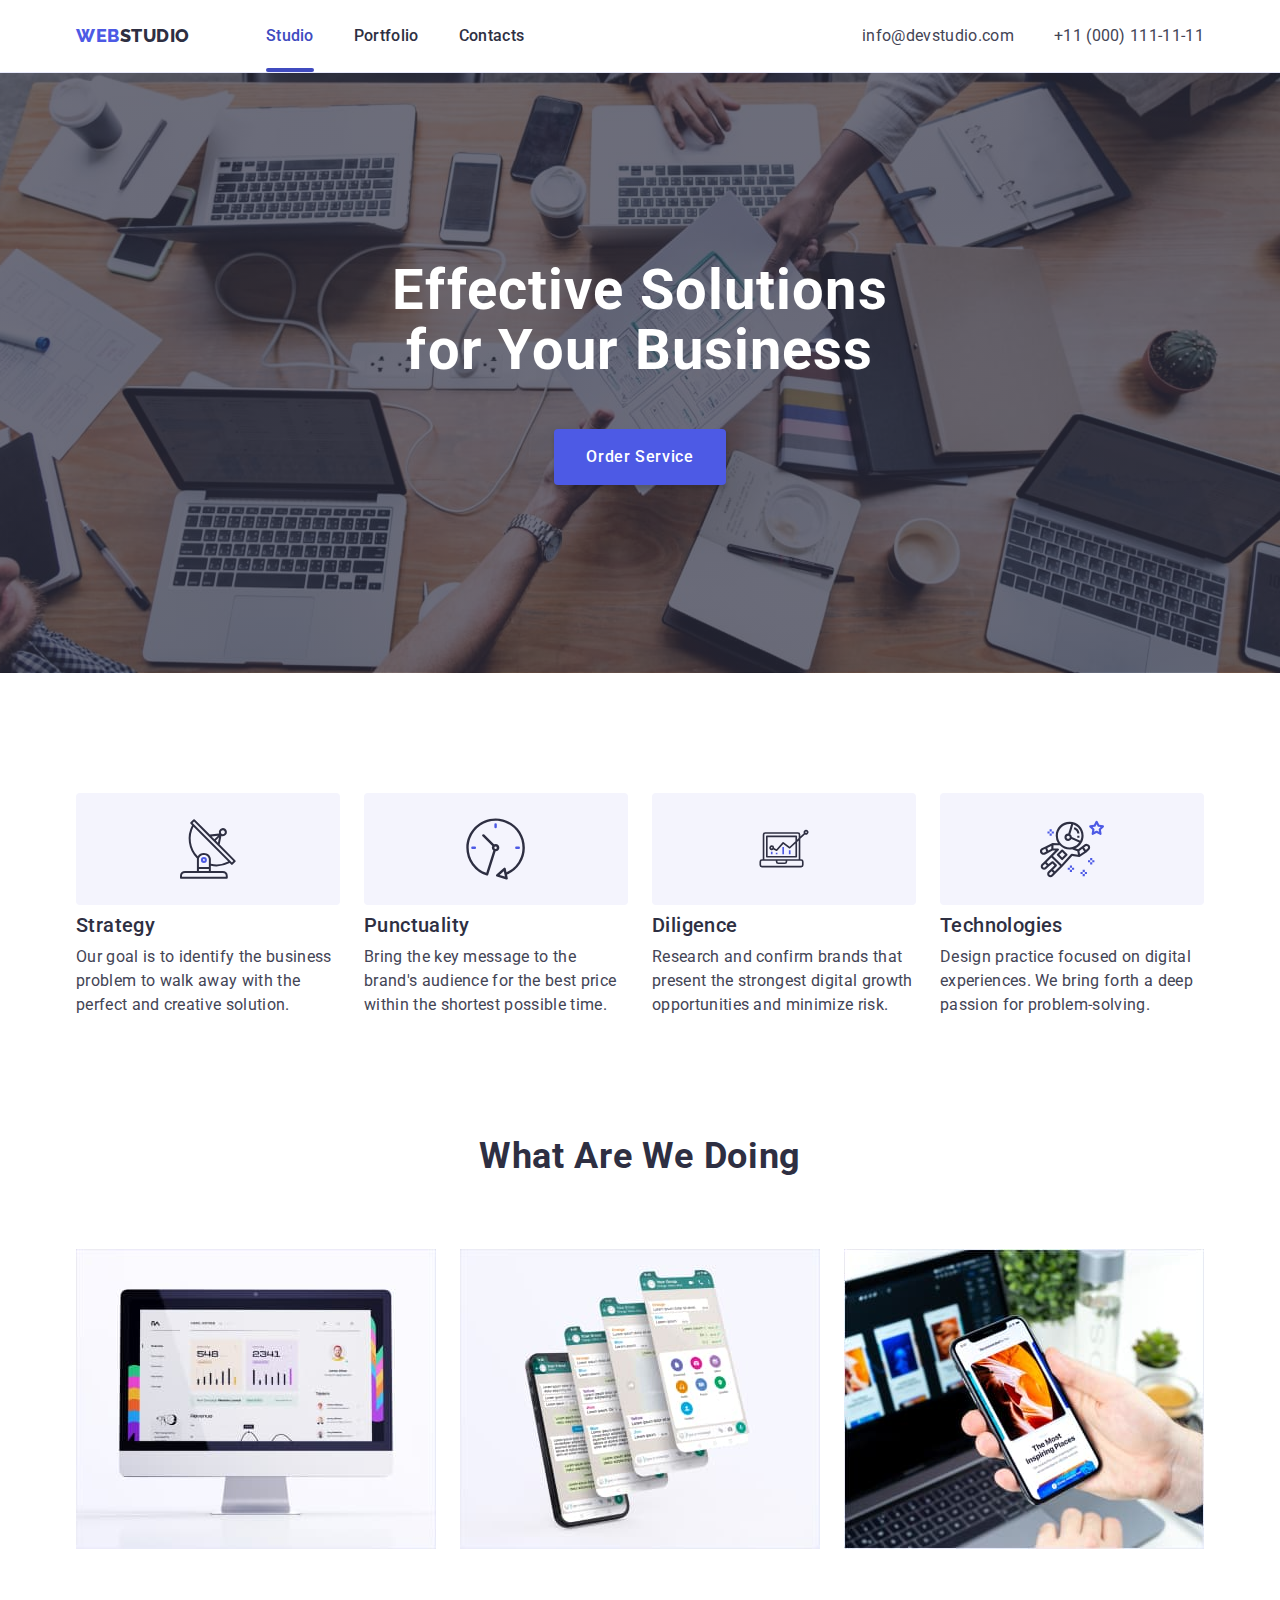
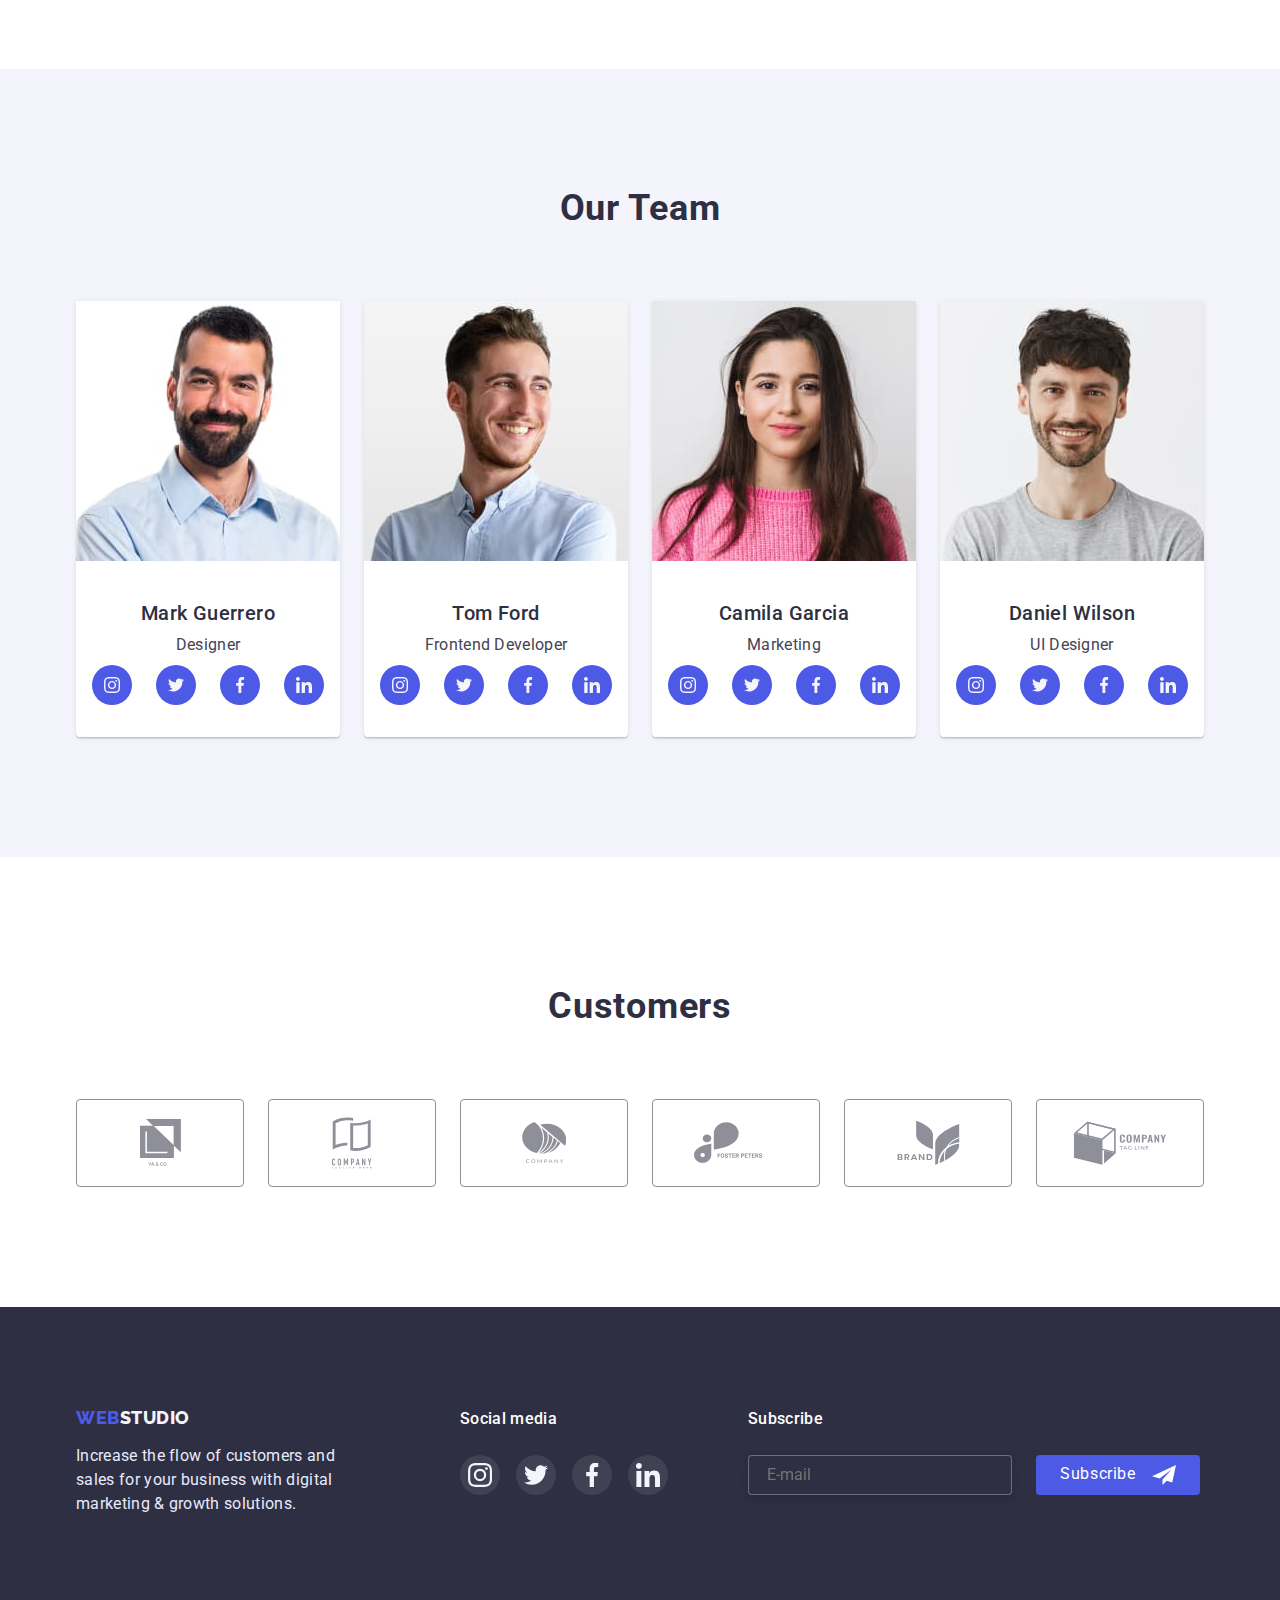
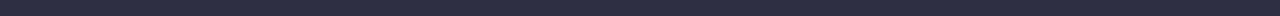
<file: index.html>
<!DOCTYPE html>
<html lang="en">
<head>
    <meta charset="UTF-8">
    <meta http-equiv="X-UA-Compatible" content="IE=edge">
    <meta name="viewport" content="width=device-width, initial-scale=1.0">
    <title>Document</title>
    <link href="https://cdn.jsdelivr.net/npm/modern-normalize@1.1.0/modern-normalize.min.css" rel="stylesheet">
    <!--Шрифти беремо із Гугл Фонтс-->
    <link href="https://fonts.googleapis.com/css2?family=Raleway:wght@800&family=Roboto:wght@400;500;700;900&display=swap" rel="stylesheet">
    <link rel="stylesheet" href="./css/styles.css">
</head>
<body> 
    <header class="page-heder">
        <div class="container page-heder-container">
 <!--логотип-->
    <nav class="site-nav">
        <a href="./index.html" class="link logo"> <span class="part-of-word">Web</span>Studio</a> 

    <!--список посилань на інші сторінки сайту, навігація-->
<ul class="list menu">
<li class="menu-item"><a href="./index.html" class="current link menu-link">Studio</a></li>
<li class="menu-item"><a href="./portfolio.html" class="link menu-link">Portfolio</a></li>
<li class="menu-item"><a href="" class=" link menu-link">Contacts</a></li>
</ul>

<!--електронна адреса та телефон-->
</nav>
<address class="address-main">
    <ul class="list address"> 
        <li class="contact"><a href="mailto:info@devstudio.com" class="link contact-mail-phone">info@devstudio.com</a></li>
        <li class="contact"><a href="tel:+110001111111" class="link contact-mail-phone">+11 (000) 111-11-11</a></li>
</ul>
</address>
</div>
</header>

 <main>
    <!--Герой-->
<section class="hero">
    <div class="container">
    <h1 class="hero-one">Effective Solutions for Your Business</h1> 
    <button class="button" type="button" data-modal-open>Order Service</button>
</div>
</section> 
   <!--переваги-->
<section class="second">
    <div class="container">
    <h2></h2> 
    <ul class="list second-list">
        <li class="decoration">
        <svg width="59.72" height="64" >
        <use href="./images/sprite-svg.svg#icon-antenna">
        </use>
    </svg>
    </li>
    <li class="decoration">
            <svg width="61.22" height="64" >
            <use href="./images/sprite-svg.svg#icon-clock">
            </use>
        </svg>
    </li>  
    <li class="decoration">
        <svg width="64" height="49.09" >
        <use href="./images/sprite-svg.svg#icon-diagram">
        </use>
    </svg>
    </li>
    <li class="decoration">
            <svg width="64" height="64" >
            <use href="./images/sprite-svg.svg#icon-astronaut">
            </use>
        </svg>
    </li>
    </ul>
    <ul class="list second-list">
        <li class="second-list-item"><h3 class="photo-header">Strategy</h3>
        <p class="main-text">Our goal is to identify the business
            problem to walk away with the perfect and creative solution. </p>
        </li>
        <li class="second-list-item"><h3 class="photo-header">Punctuality</h3>
        <p class="main-text">Bring the key message to the brand's audience for the best price within the shortest possible time.</p>
    </li>
    <li class="second-list-item"><h3 class="photo-header">Diligence</h3>
        <p class="main-text">Research and confirm brands that present the strongest digital growth opportunities and minimize risk.</p>
    </li>
    <li class="second-list-item"><h3 class="photo-header">Technologies</h3>
    <p class="main-text">Design practice focused on digital experiences. We bring forth a deep passion for problem-solving.</p>
</li>
    </ul>
</div> 
</section>
<!--Що ми робимо-->
<section class="third section-padding">
    <div class="container">
    <h2 class="second-head">What are we doing</h2>
    <ul class="list third-list">
    <li class="third-list-item"><img src="./images/Monitor1.jpg" alt="Monitorw" width=360></li>
    <li class="third-list-item"><img src="./images/selltelephone1.jpg" alt="selltelephone" width="360"></li>
    <li class="third-list-item"><img src="./images/work1.jpg" alt="work" width=360></li> 
    </ul>
</div>
</section>
<!--Наша команда-->
<section class="fourth section-padding">
    <div class="container">
    <h2 class="second-head">Our Team</h2>
    <ul class="list team-list">
        <li class="team-card"><img src="./images/marc1.jpg" alt="Marc" width=264>   
    <div class="second-card-heder">
        <h3 class="photo-header">Mark Guerrero</h3>
        <p class="main-text">Designer</p>
        <ul class="social-list list">
            <li class="social-list-item">
                <a href="" class="social-list-link">
                    <svg class="socisl-list-icon" width="16" height="16">
                        <use href="./images/sprite-svg.svg#icon-instagram">
                        </use>
                    </svg>
                </a>
            </li>
            <li class="social-list-item">
                <a href="" class="social-list-link">
                    <svg class="socisl-list-icon" width="16" height="16">
                        <use href="./images/sprite-svg.svg#icon-twitter"></use>
                    </svg>
                </a>
            </li>
            <li class="social-list-item">
                <a href="" class="social-list-link">
                    <svg class="socisl-list-icon" width="16" height="16">
                        <use href="./images/sprite-svg.svg#icon-facebook"></use>
                    </svg>
                </a>
            </li>
            <li class="social-list-item">
                <a href="" class="social-list-link">
                    <svg class="socisl-list-icon" width="16" height="16">
                        <use href="./images/sprite-svg.svg#icon-linkedin"></use>
                    </svg>
                </a>
            </li>
        </ul>
    </div>
    </li>
        <li class="team-card"><img src="./images/tom1.jpg" alt="Tom" width=264>
    <div class="second-card-heder">
        <h3 class="photo-header">Tom Ford</h3>
        <p class="main-text">Frontend Developer</p>
        <ul class="social-list list">
            <li class="social-list-item">
                <a href="" class="social-list-link">
                    <svg class="socisl-list-icon" width="16" height="16">
                        <use href="./images/sprite-svg.svg#icon-instagram">
                        </use>
                    </svg>
                </a>
            </li>
            <li class="social-list-item">
                <a href="" class="social-list-link">
                    <svg class="socisl-list-icon" width="16" height="16">
                        <use href="./images/sprite-svg.svg#icon-twitter"></use>
                    </svg>
                </a>
            </li>
            <li class="social-list-item">
                <a href="" class="social-list-link">
                    <svg class="socisl-list-icon" width="16" height="16">
                        <use href="./images/sprite-svg.svg#icon-facebook"></use>
                    </svg>
                </a>
            </li>
            <li class="social-list-item">
                <a href="" class="social-list-link">
                    <svg class="socisl-list-icon" width="16" height="16">
                        <use href="./images/sprite-svg.svg#icon-linkedin"></use>
                    </svg>
                </a>
            </li>
        </ul>
    </div>
    </li>
        <li class="team-card"><img src="./images/camila1.jpg" alt="Camila" width=264>
    <div class="second-card-heder">
        <h3 class="photo-header">Camila Garcia</h3>
        <p class="main-text">Marketing</p>
        <ul class="social-list list">
            <li class="social-list-item">
                <a href="" class="social-list-link">
                    <svg class="socisl-list-icon" width="16" height="16">
                        <use href="./images/sprite-svg.svg#icon-instagram">
                        </use>
                    </svg>
                </a>
            </li>
            <li class="social-list-item">
                <a href="" class="social-list-link">
                    <svg class="socisl-list-icon" width="16" height="16">
                        <use href="./images/sprite-svg.svg#icon-twitter"></use>
                    </svg>
                </a>
            </li>
            <li class="social-list-item">
                <a href="" class="social-list-link">
                    <svg class="socisl-list-icon" width="16" height="16">
                        <use href="./images/sprite-svg.svg#icon-facebook"></use>
                    </svg>
                </a>
            </li>
            <li class="social-list-item">
                <a href="" class="social-list-link">
                    <svg class="socisl-list-icon" width="16" height="16">
                        <use href="./images/sprite-svg.svg#icon-linkedin"></use>
                    </svg>
                </a>
            </li>
        </ul>
    </div>
    </li>
        <li class="team-card"><img src="./images/daniel1.jpg" alt="Daniel" width=264>
    <div class="second-card-heder">
        <h3 class="photo-header">Daniel Wilson</h3>
        <p class="main-text">UI Designer</p>
        <ul class="social-list list">
            <li class="social-list-item">
                <a href="" class="social-list-link">
                    <svg class="socisl-list-icon" width="16" height="16">
                        <use href="./images/sprite-svg.svg#icon-instagram">
                        </use>
                    </svg>
                </a>
            </li>
            <li class="social-list-item">
                <a href="" class="social-list-link">
                    <svg class="socisl-list-icon" width="16" height="16">
                        <use href="./images/sprite-svg.svg#icon-twitter"></use>
                    </svg>
                </a>
            </li>
            <li class="social-list-item">
                <a href="" class="social-list-link">
                    <svg class="socisl-list-icon" width="16" height="16">
                        <use href="./images/sprite-svg.svg#icon-facebook"></use>
                    </svg>
                </a>
            </li>
            <li class="social-list-item">
                <a href="" class="social-list-link">
                    <svg class="socisl-list-icon" width="16" height="16">
                        <use href="./images/sprite-svg.svg#icon-linkedin"></use>
                    </svg>
                </a>
            </li>
        </ul>
    </div>
    </li>
    </ul>
</div>
</section>
<!---------КЛІЄНТИ-------->
<section class="fifth">
    <div class="container">
        <h2 class="second-head">Customers</h2>
        <ul class="list company-list">
            <li class="company-item">
                <a href="#" class="company-link">
                    <svg class="company-icon" width="41" height="47">
                        <use href="./images/sprite-svg.svg#icon-company1"></use>
                    </svg>
                </a>
            </li>
            <li class="company-item">
                <a href="#" class="company-link">
                    <svg class="company-icon" width="40" height="52" >
                        <use href="./images/sprite-svg.svg#icon-company2"></use>
                    </svg>
                </a>
            </li>
            <li class="company-item">
                <a href="#" class="company-link">
                    <svg class="company-icon" width="44" height="41">
                        <use href="./images/sprite-svg.svg#icon-company3"></use>
                    </svg>
                </a>
            </li>
            <li class="company-item">
                <a href="#" class="company-link">
                    <svg class="company-icon" width="84" height="41">
                        <use href="./images/sprite-svg.svg#icon-company4"></use>
                    </svg>
                </a>
            </li>
            <li class="company-item">
                <a href="#" class="company-link">
                    <svg class="company-icon" width="63" height="45">
                        <use href="./images/sprite-svg.svg#icon-company5"></use>
                    </svg>
                </a>
            </li>
            <li class="company-item">
                <a href="#" class="company-link">
                    <svg class="company-icon" width="94" height="44">
                        <use href="./images/sprite-svg.svg#icon-company6"></use>
                    </svg>
                </a>
            </li>
        </ul>
    </div>
</section>
</main>
<!--Футер-->
<footer class="footer">
    <div class="container footer-container">
        <div class="lofo-text-footer">
    <a href="./index.html" class="link logo-foot"> <span class="part-of-word-foot">Web</span>Studio</a> 
    <p class="text-footer">
        Increase the flow of customers and sales for your business with digital marketing & growth solutions.
    </p></div>
       
        <div class="social-container-footer">
        <h2 class="head-footer">Social media</h2>
        <ul class="social-list-footer list">
            <li class="social-list-item-footer">
                <a href="" class="social-list-link-footer">
                    <svg class="socisl-list-icon-footer" width="24" height="24">
                        <use href="./images/sprite-svg.svg#icon-instagram">
                        </use>
                    </svg>
                </a>
            </li>
            <li class="social-list-item-footer">
                <a href="" class="social-list-link-footer">
                    <svg class="socisl-list-icon-footer" width="24" height="24">
                        <use href="./images/sprite-svg.svg#icon-twitter"></use>
                    </svg>
                </a>
            </li>
            <li class="social-list-item-footer">
                <a href="" class="social-list-link-footer">
                    <svg class="socisl-list-icon-footer" width="24" height="24">
                        <use href="./images/sprite-svg.svg#icon-facebook"></use>
                    </svg>
                </a>
            </li>
            <li class="social-list-item-footer">
                <a href="" class="social-list-link-footer">
                    <svg class="socisl-list-icon-footer" width="24" height="24">
                        <use href="./images/sprite-svg.svg#icon-linkedin"></use>
                    </svg>
                </a>
            </li>
        </ul>
    </div>
    <div class="footer-modal-form-div">
    <p class="head-footer">Subscribe</p> 
    <form class="footer-form">
        <div class="footer-input-div">
        <input type="email" 
        name="E-mail" placeholder="E-mail" 
        class="footer-input">
        <button type="submit" class="footer-form-button">Subscribe
        <svg class="button-form-svg">
        <use href="./images/sprite-svg.svg#icon-plane"></use>
        </svg>
        </button>
    </div>
</form> 
</div>
</div>
</footer>

<!-------модальне вікно---------->
<div class="backdrop is-hidden" data-modal>
    <div class="modal">
        <button type="button" class="modal-btn" data-modal-close>
            <svg class="modal-icon">
                <use href="./images/sprite-svg.svg#icon-modalsvg"></use>
            </svg>
        </button>
<!----------форма модального вікна-------->

        <form class="modal-form">
            <p class="modal-form-text">Leave your contacts and we will call you back</p>
            <label class="modal-form-field">
                <span class="modal-form-label-text">Name</span>
                <span class="modal-icon-div">
                <input type="text" 
                name="user_name" 
                class="modal-form-input" 
                required 
                minlength="2">
            <svg class="modal-svg-input">
            <use href="./images/sprite-svg.svg#icon-person-black"></use>
            </svg></span>
            </label>
            <label class="modal-form-field">
                <span class="modal-form-label-text">Phone</span>
                <span class="modal-icon-div">
                <input type="tel" 
                name="user_phone" 
                class="modal-form-input" 
                required>
            <svg class="modal-svg-input">
                <use href="./images/sprite-svg.svg#icon-phone-black"></use>
            </svg></span>
            </label>
            <label class="modal-form-field">
                <span class="modal-form-label-text">Email</span>
                <span class="modal-icon-div">
                <input type="email" 
                name="user_email" 
                class="modal-form-input" 
                required>
            <svg class="modal-svg-input">
                <use href="./images/sprite-svg.svg#icon-email-black"></use>
            </svg></span>
            </label>
            <label class="modal-form-field">
                <span class="modal-form-label-text">Comment</span>
                <textarea 
                name="user_message" 
                class="modal-text-message" 
                placeholder="Text input"></textarea></label>
           
            <input id="user-polisy" 
            type="checkbox" 
            name="user_polisy" 
            class="modal-form-check visualy-hidden">
            <label for="user-polisy" class="modal-form-check-desc">
                I accept the terms and conditions of the&nbsp;<a href="" class="modal-click-link">Privacy Policy</a>
            </label>
            <button type="submit" class="modal-form-submit">Send</button>
            
        </form>
    </div>
</div>
       
<script src="./js/modal.js"></script>
</body>
</html>
</file>
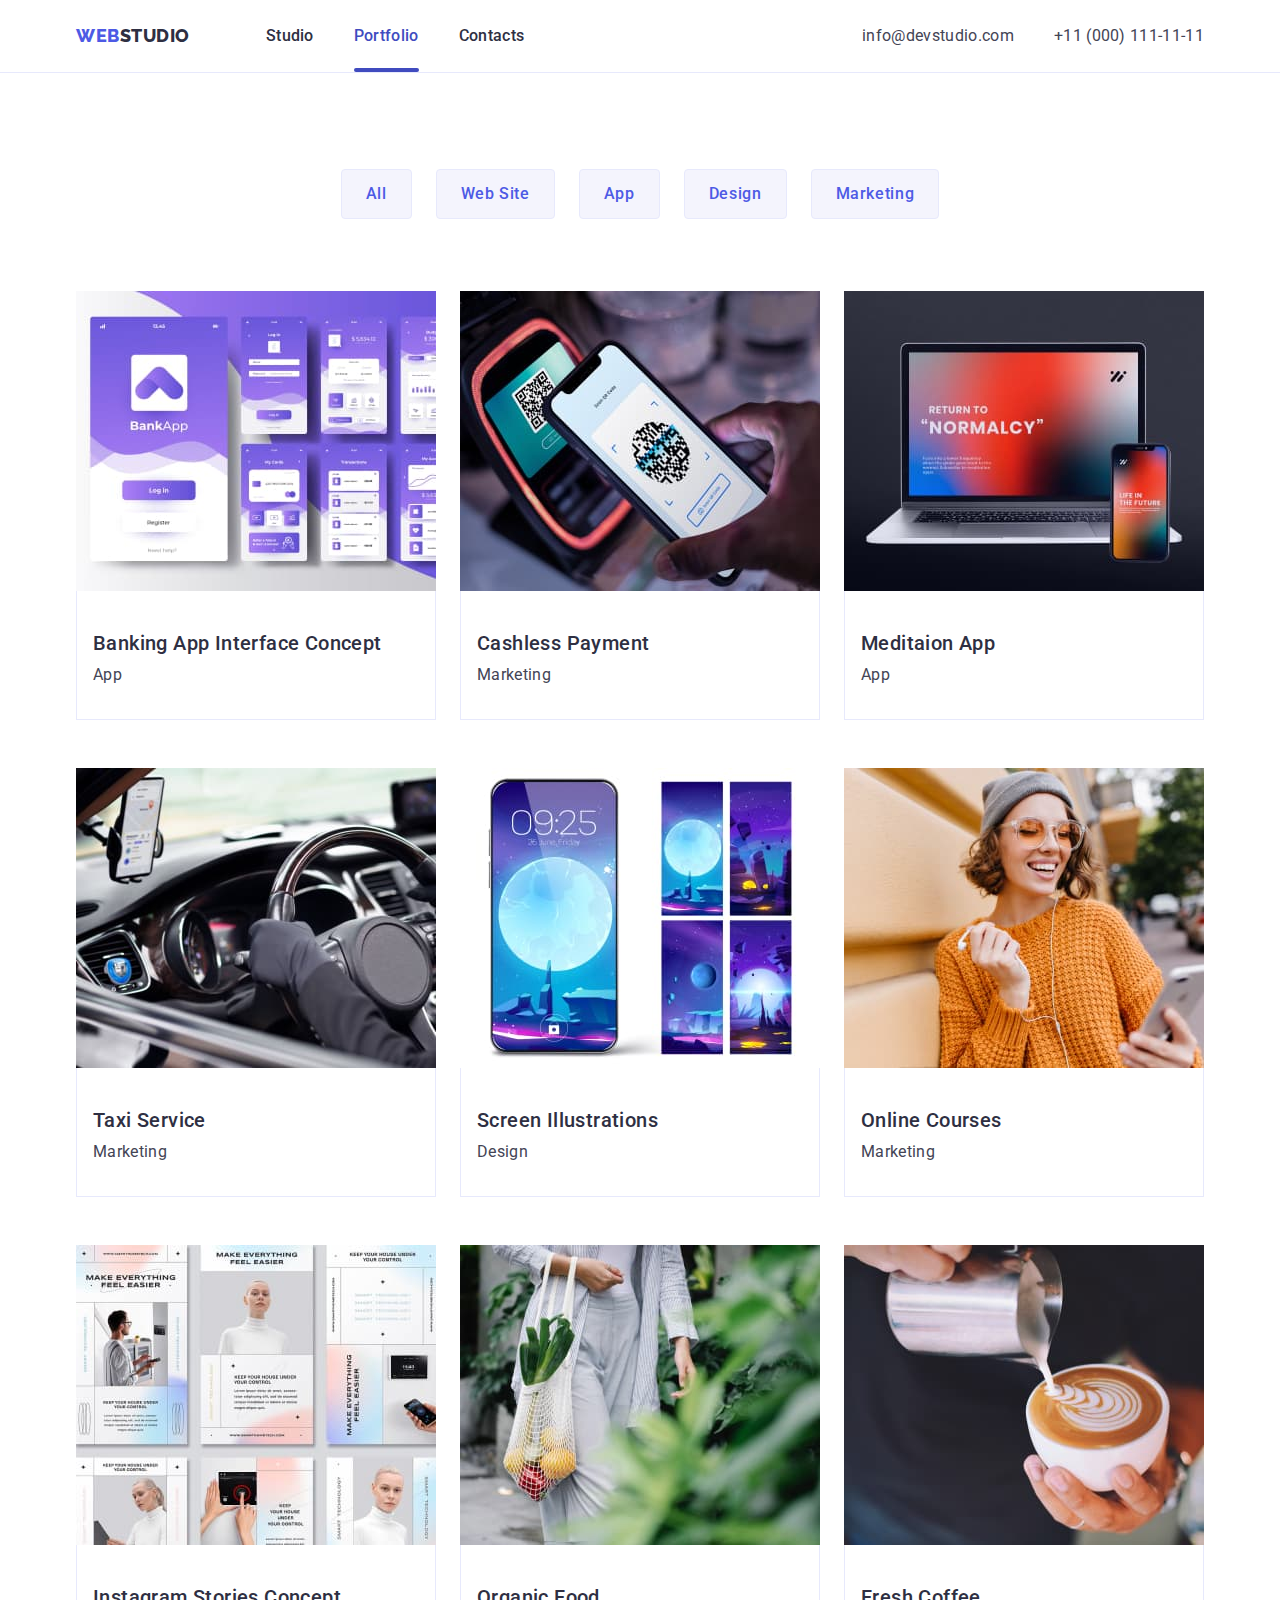
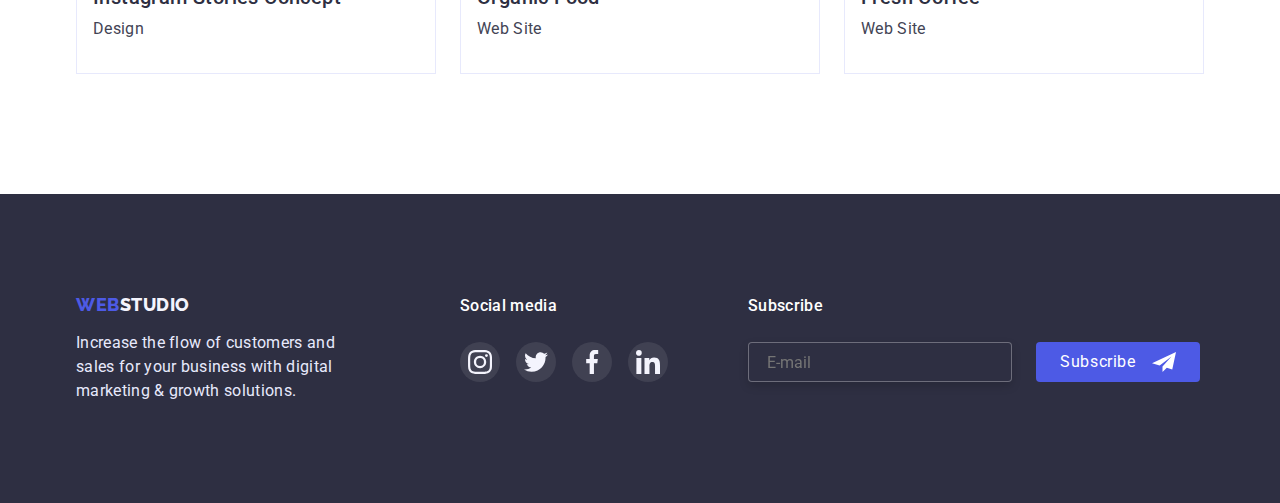
<file: portfolio.html>
<!DOCTYPE html>
<html lang="en">
<head>
    <meta charset="UTF-8">
    <meta http-equiv="X-UA-Compatible" content="IE=edge">
    <meta name="viewport" content="width=device-width, initial-scale=1.0">
    <title>Document</title>
    <link href="https://cdn.jsdelivr.net/npm/modern-normalize@1.1.0/modern-normalize.min.css" rel="stylesheet">
    <!--Шрифти беремо із Гугл Фонтс-->
    <link href="https://fonts.googleapis.com/css2?family=Raleway:wght@800&family=Roboto:wght@400;500;700;900&display=swap" rel="stylesheet">
    <link rel="stylesheet" href="./css/styles.css">
</head>
<body> 
    <header class="page-heder">
        <div class="container page-heder-container">
 <!--логотип-->
    <nav class="site-nav">
        <a href="./index.html" class="link logo"> <span class="part-of-word">Web</span>Studio</a> 
    
        <!--список посилань на інші сторінки сайту, навігація-->
<ul class="list menu">
<li class="menu-item"><a href="./index.html" class="link menu-link">Studio</a></li>
<li class="menu-item"><a href="./portfolio.html" class="current link menu-link">Portfolio</a></li>
<li class="menu-item"><a href="" class="link menu-link">Contacts</a></li>
</ul>

<!--електронна адреса та телефон-->
</nav>
<address class="address-main">
    <ul class="list address"> 
        <li class="contact"><a href="mailto:info@devstudio.com" class="link contact-mail-phone">info@devstudio.com</a></li>
        <li class="contact"><a href="tel:+110001111111" class="link contact-mail-phone">+11 (000) 111-11-11</a></li>
</ul>
</address>
</div>
</header>
    <main>
    <section class="section-padding-portfolio">
        <div class="container">
        <h1></h1>
    <ul class="list portfolio-btn-container">
        <li class="menu-portfolio-btn">
           <button class="nav-btn" type="button">All</button>
        </li>
        <li class="menu-portfolio-btn">
            <button class="nav-btn" type="button">Web Site</button>
        </li>
        <li class="menu-portfolio-btn">
            <button class="nav-btn" type="button">App</button>
        </li>
        <li class="menu-portfolio-btn">
            <button class="nav-btn" type="button">Design</button>
        </li>
        <li class="menu-portfolio-btn">
            <button class="nav-btn" type="button">Marketing</button>
        </li>
    </ul>
    <ul class="list team-list">
    <li class="portfolio-card">
        <a href="" class="portfolio-link link">
        <div class="overlay-img">
        <img src="./images/banking1.jpg" alt="banking app interface concept" width="360">
        <p class="overlay">
            14 Stylish and User-Friendly App Design Concepts 
            · Task Manager App · Calorie Tracker App 
            · Exotic Fruit Ecommerce App 
            · Cloud Storage App</p></div>
        <div class="portfolio-card-heder">
        <h2 class="photo-header">Banking App Interface Concept</h2>
    <p class="main-text">App</p>
</div></a>
</li>
    <li class="portfolio-card">
        <a href="" class="portfolio-link link">
        <div class="overlay-img">
        <img src="./images/payment1.jpg" alt="cashless payment" width="360">
        <p class="overlay">
            14 Stylish and User-Friendly App Design Concepts 
            · Task Manager App · Calorie Tracker App 
            · Exotic Fruit Ecommerce App 
            · Cloud Storage App</p></div>
    <div class="portfolio-card-heder"><h2 class="photo-header">Cashless Payment</h2>
    <p class="main-text">Marketing</p></div></a>
</li>
    <li class="portfolio-card">
        <a href="" class="portfolio-link link">
        <div class="overlay-img">    
        <img src="./images/meditation1.jpg" alt="meditaion app" width="360">
        <p class="overlay">
        14 Stylish and User-Friendly App Design Concepts 
        · Task Manager App · Calorie Tracker App 
        · Exotic Fruit Ecommerce App 
        · Cloud Storage App</p></div>
    <div class="portfolio-card-heder"><h2 class="photo-header">Meditaion App</h2>
    <p class="main-text">App</p></div></a>
</li>
    <li class="portfolio-card">
        <a href="" class="portfolio-link link">
        <div class="overlay-img">
        <img src="./images/taxi1.jpg" alt="taxi service" width="360">
        <p class="overlay">
        14 Stylish and User-Friendly App Design Concepts 
        · Task Manager App · Calorie Tracker App 
        · Exotic Fruit Ecommerce App 
        · Cloud Storage App</p></div>
        <div class="portfolio-card-heder"><h2 class="photo-header">Taxi Service</h2>
    <p class="main-text">Marketing</p></div>
</a>
</li>
    <li class="portfolio-card">
    <a href="" class="portfolio-link link">
    <div class="overlay-img">
    <img src="./images/screen1.jpg" alt="screen illustrations" width="360">
    <p class="overlay">
    14 Stylish and User-Friendly App Design Concepts 
    · Task Manager App · Calorie Tracker App 
    · Exotic Fruit Ecommerce App 
    · Cloud Storage App</p></div>
            <div class="portfolio-card-heder"><h2 class="photo-header">Screen Illustrations</h2>
    <p class="main-text">Design</p></div> </a>
</li>
    <li class="portfolio-card">
        <a href="" class="portfolio-link link">
        <div class="overlay-img">
        <img src="./images/courses1.jpg" alt="online courses" width="360">
        <p class="overlay">
        14 Stylish and User-Friendly App Design Concepts 
        · Task Manager App · Calorie Tracker App 
        · Exotic Fruit Ecommerce App 
        · Cloud Storage App</p></div>
            <div class="portfolio-card-heder"><h2 class="photo-header">Online Courses</h2>
    <p class="main-text">Marketing</p></div></a>
</li>
    <li class="portfolio-card">
        <a href="" class="portfolio-link link">
        <div class="overlay-img">
        <img src="./images/instagram2.jpg" alt="instagram stories concept" width="360">
        <p class="overlay">
        · Task Manager App · Calorie Tracker App 
        · Exotic Fruit Ecommerce App 
        · Cloud Storage App
        · Cloud Storage App</p></div>
            <div class="portfolio-card-heder"><h2 class="photo-header">Instagram Stories Concept</h2>
    <p class="main-text">Design</p></div></a>
</li>
    <li class="portfolio-card">
        <a href="" class="portfolio-link link">
        <div class="overlay-img">
        <img src="./images/food1.jpg" alt="organic food" width="360">
        <p class="overlay">
        14 Stylish and User-Friendly App Design Concepts 
        · Task Manager App · Calorie Tracker App 
        · Exotic Fruit Ecommerce App 
        · Cloud Storage App</p></div>
            <div class="portfolio-card-heder"><h2 class="photo-header">Organic Food</h2>
    <p class="main-text">Web Site</p></div></a>
</li>
    <li class="portfolio-card">
        
        <a href="" class="portfolio-link link">
        <div class="overlay-img">
        <img src="./images/coffee1.jpg" alt="fresh coffee" width="360">
        <p class="overlay">
        14 Stylish and User-Friendly App Design Concepts 
        · Task Manager App · Calorie Tracker App 
        · Exotic Fruit Ecommerce App 
        · Cloud Storage App</p></div>
            <div class="portfolio-card-heder"><h2 class="photo-header">Fresh Coffee</h2>
    <p class="main-text">Web Site</p></div>
</a>
</li>
</ul>
</div>
</section>
</main>
<footer class="footer">
    <div class="container footer-container">
        <div class="lofo-text-footer">
            <a href="./index.html" class="link logo-foot"> <span class="part-of-word-foot">Web</span>Studio</a>
            <p class="text-footer">
                Increase the flow of customers and sales for your business with digital marketing & growth solutions.
            </p>
        </div>

        <div class="social-container-footer">
            <h2 class="head-footer">Social media</h2>
            <ul class="social-list-footer list">
                <li class="social-list-item-footer">
                    <a href="" class="social-list-link-footer">
                        <svg class="socisl-list-icon-footer" width="24" height="24">
                            <use href="./images/sprite-svg.svg#icon-instagram">
                            </use>
                        </svg>
                    </a>
                </li>
                <li class="social-list-item-footer">
                    <a href="" class="social-list-link-footer">
                        <svg class="socisl-list-icon-footer" width="24" height="24">
                            <use href="./images/sprite-svg.svg#icon-twitter"></use>
                        </svg>
                    </a>
                </li>
                <li class="social-list-item-footer">
                    <a href="" class="social-list-link-footer">
                        <svg class="socisl-list-icon-footer" width="24" height="24">
                            <use href="./images/sprite-svg.svg#icon-facebook"></use>
                        </svg>
                    </a>
                </li>
                <li class="social-list-item-footer">
                    <a href="" class="social-list-link-footer">
                        <svg class="socisl-list-icon-footer" width="24" height="24">
                            <use href="./images/sprite-svg.svg#icon-linkedin"></use>
                        </svg>
                    </a>
                </li>
            </ul>
        </div>
        <div class="footer-modal-form-div">
        <p class="head-footer">Subscribe</p> 
        <form class="footer-form">
            <div class="footer-input-div">
            <input type="email" 
            name="E-mail" placeholder="E-mail" 
            class="footer-input">
            <button type="submit" class="footer-form-button">Subscribe
            <svg class="button-form-svg">
            <use href="./images/sprite-svg.svg#icon-plane"></use>
            </svg>
            </button>
        </div>
    </div>
    </form> 
    </div>
    </footer>
</body>
</html>
</file>
<file: css/styles.css>
/*=======================загальні класи та змінні=====================*/
:root {
  --color-ocean-hover-pressed: #404BBF;
  --color-iris-focus-aktiv-link: #4D5AE5;
  --color-navy-blue-overlay-shadow-heading: #2E2F42;
  --color-slate-text: #434455;
  --color-body: #FFFFFF;
  --color-cloud-accent: #F4F4FD;
  --color-cornflower-accent: #E7E9FC;
  --color-helper:#8E8F99;
  --color-green-akcent:#31D0AA;
  --primary-font:'Roboto', sans-serif;
  --transition: 250ms cubic-bezier(0.4, 0, 0.2, 1);
  
}

h1,h2,h3,p {
margin-top: 0px; margin-bottom: 0px;}

ul {
  margin-top: 0px;
  margin-bottom: 0px; 
  padding-left: 0px;}

.list {
  list-style: none;
}

img {display: block;}

.link {
  text-decoration: none;
}

body {
font-family: var(--primary-font);
color: var(--color-navy-blue-overlay-shadow-heading);
background-color: var(--color-body);}

.container {
  width: 1158px;
  margin-right: auto;
  margin-left: auto;
  padding-left: 15px;
  padding-right: 15px;
}

.section-padding {
padding-top: 120px;
padding-bottom: 120px;}

.visualy-hidden {
  position: absolute;
  width: 1px;
  height: 1px;
  margin: -1px;
  padding: 0;
  overflow: hidden;
  border: 0;
  clip: rect(0 0 0 0);
}

/*==========================ХЕДЕР=====================================*/
.page-heder {
border-bottom: 1px solid var(--color-cornflower-accent);}

.page-heder-container {
  display: flex;
  align-items: center;
}

.logo {
  font-family: 'raleway', sans-serif;
  font-weight: 800;
  font-size: 18px;
  line-height: 1.33;
  letter-spacing: 0.03em;
  color: var(--color-navy-blue-overlay-shadow-heading);
  text-transform: uppercase;

  margin-right: 76px;
}

.part-of-word {
  color: var(--color-iris-focus-aktiv-link);
}
/*========================Навігація в хедері=========================================*/
.site-nav {
  display: flex;
  align-items: center;
}

.menu {
  display: flex;
  align-items: center;
}

.address-main {margin-left: auto;}

.address {
display: flex;
align-items: center;}

.menu-item:not(:last-child) {
  margin-right: 40px;
}


.menu-link {
  padding-top: 24px;
  padding-bottom: 24px;
  display: block;
  font-weight: 500;
  font-size: 16px;
  line-height: 1.5;
  letter-spacing: 0.02em;
  color: var(--color-navy-blue-overlay-shadow-heading);
  transition: color var(--transition);
}
.menu-link:hover,
.menu-link:focus {
  color: var(--color-ocean-hover-pressed);
}

.current::after {
  position: absolute;
  bottom: 0;
  left: 0;
  display: block;
  content: '';
  width: 100%;
  height: 4px;
  background-color: var(--color-ocean-hover-pressed);
  border-radius: 2px;
}

.current {
  position: relative;
  color: var(--color-ocean-hover-pressed);
}
.contact-mail-phone  {
font-family: 'Roboto', sans-serif;
font-style: normal;
font-size: 16px;
line-height: 1.5;
letter-spacing: 0.02em;
color: var(--color-slate-text);
transition: color var(--transition);
}

.contact:not(:last-child){
  margin-right: 40px;
}
.contact-mail-phone:hover,
.contact-mail-phone:focus {
  color: var(--color-ocean-hover-pressed);}

  /*=========================Герой====================*/
.button {
background-color: var(--color-iris-focus-aktiv-link);
font-family: 'Roboto', sans-serif;
font-weight: 500;
font-size: 16px;
line-height: 1.5;
letter-spacing: 0.04em;
color: var(--color-body);
cursor: pointer;
box-shadow: 0px 4px 4px rgba(0, 0, 0, 0.15);
border-radius: 4px;
border: none;
padding: 16px 32px;
transition: color var(--transition), background-color var(--transition);
}
  
.button:hover,
.button:focus{
background-color: var(--color-ocean-hover-pressed);
color: var(--color-body);
}

.hero {
  background-color: var(--color-navy-blue-overlay-shadow-heading);
  padding: 188px 0px;
  text-align: center;

  max-width: 1440px;
  margin-left: auto;
  margin-right: auto;
 
  background-image: linear-gradient(rgba(46, 47, 66, 0.7), rgba(46, 47, 66, 0.7)), url(../images/fon-hero1.jpg);
  background-repeat: no-repeat;
  background-position: center;
  background-size: cover;
}

.hero-one {
width: 500px;
margin-right: auto;
margin-left: auto;
margin-bottom: 48px;
font-size: 56px;
line-height: 1.07;
letter-spacing: 0.02em;
color: var(--color-body);
}

/*===========================Друга секція ПЕРЕВАГИ=========================*/
.second {
  padding-top: 120px;}

.second-head {
font-size: 36px;
line-height: 1.11;
letter-spacing: 0.02em;
text-align: center;
text-transform: capitalize;
margin-bottom: 72px;}

.photo-header {
  font-weight: 500;
  font-size: 20px;
  line-height: 1.2;
  letter-spacing: 0.02em;
  margin-bottom: 8px;
  margin-top: 8px;
  color: var(--color-navy-blue-overlay-shadow-heading);
 }
 
 .second-list {
  display: flex;
  flex-wrap: wrap;
  gap: 24px;
 }

 .decoration {
width: 264px;
height: 112px;
background: #F4F4FD;
border-radius: 4px;
display: flex;
justify-content: center;
align-items: center;
}

 .second-list-item {
  flex-basis: calc((100% - 3*24px) / 4);
 }
.main-text {
  font-size: 16px;
  line-height: 1.5;
  letter-spacing: 0.02em;
  color: var(--color-slate-text)
  }

  /*=========================Третя секція ЩО МИ РОБИМО====================*/
.third-list {display: flex;
flex-wrap: wrap;
gap: 24px;}

.third-list-item {
  flex-basis: calc((100% - 2*24px) / 3);}

/*============================Четверта секція НАША КОМАНДА=================*/
  
.fourth {
background-color: var(--color-cloud-accent)}

.team-list {margin-top: 72px;
display: flex;
flex-wrap: wrap;
gap: 48px 24px;}

.second-card-heder {
  padding-top: 32px;
  padding-bottom: 32px;
  text-align: center;
}


.team-card {
flex-basis: calc((100% - 3*24px) / 4);
background-color: var(--color-body);
box-shadow: 0px 1px 6px rgba(46, 47, 66, 0.08), 0px 1px 1px rgba(46, 47, 66, 0.16), 0px 2px 1px rgba(46, 47, 66, 0.08);
border-radius: 0px 0px 4px 4px;}


.social-list {
  display: flex;
  justify-content: center;
  gap: 24px;
  margin-top: 8px;
}
.social-list-link {
  display: flex;
  justify-content: center;
  align-items: center;
  width: 40px;
  height: 40px;
  border-radius: 50%;
  background-color: var(--color-iris-focus-aktiv-link);
  transition: background-color var(--transition);
}

.social-list-link:hover,
.social-list-link:focus {
  background-color: var(--color-ocean-hover-pressed);
}


/*========Секція з лого компаній. КЛІЄНТИ================*/

.fifth {padding-top: 130px;
padding-bottom: 120px;
}

.company-list {
  display: flex;
  justify-content: center;
  gap: 24px;
}
.company-link {
  display: flex;
  justify-content: center;
  align-items: center;
  width: 168px;
  height: 88px;
  border-radius: 4px;
  border: 1px solid var(--color-helper);
  fill: var(--color-helper);
  transition: fill var(--transition), border-color var(--transition);
}

.company-link:hover,
.company-link:focus {
  fill: var(--color-ocean-hover-pressed);
  border-color: var(--color-ocean-hover-pressed);
}

/*================Футер=======================*/

  .footer {
    background-color: var(--color-navy-blue-overlay-shadow-heading);
    padding-top: 100px;
    padding-bottom: 100px;
  }

.logo-foot {
  font-family: 'raleway', sans-serif;
  font-weight: 800;
  font-size: 18px;
  line-height: 1.17;
  letter-spacing: 0.03em;
  color: var(--color-cloud-accent);
  text-transform: uppercase;
  display: inline-block;
  margin-bottom: 16px;
}
  
  .part-of-word-foot {
  color: var(--color-iris-focus-aktiv-link);
  }

  .text-footer {
  font-size: 16px;
  line-height: 1.5;
  width: 264px;
  letter-spacing: 0.02em;
  color: var(--color-cornflower-accent);
}

  .head-footer {
    font-size: 16px;
    line-height: 1.5;
    letter-spacing: 0.02em;
    color: #FFFFFF;
    font-weight: 500;
    margin-bottom: 24px;
  }

  .social-container-footer {
    margin-left: 120px;
  }
    .social-list-footer {
      display: flex;
      justify-content: center;
      gap: 16px;
    
    }
  
    .footer-container {
      display: flex;
    }
    .social-list-link-footer {
      display: flex;
      justify-content: center;
      align-items: center;
      width: 40px;
      height: 40px;
      border-radius: 50%;
      background-color: rgba(225, 225, 225, 0.1);
      transition: background-color var(--transition);
    }

  .social-list-link-footer:hover,
  .social-list-link-footer:focus {
    background-color: var(--color-green-akcent);
  }

  .footer-input{
  background-color: var(--color-navy-blue-overlay-shadow-heading);
  border: 1px solid rgba(255, 255, 255, 0.3);
  filter: drop-shadow(0px 4px 4px rgba(0, 0, 0, 0.15));
  border-radius: 4px;
  outline: none;
  width: 264px;
  height: 40px;
  margin-right: 24px;
  color: var(--color-body);
  }

  .footer-input::placeholder {
    padding-left: 16px;
  }

  .footer-input-div {
    display: flex;
  }

  .footer-modal-form-div {
margin-left: 80px;
  }

.footer-form-button {
  display: flex;
  gap: 16px;
  align-items: center;
  min-width: 77px;
  color: var(--color-body);
  letter-spacing: 0.04em;
  background-color: var(--color-iris-focus-aktiv-link);
  border-radius: 4px;
  border: none;
  padding: 8px 24px;
    }
  .button-form-svg {
    width: 24px;
    height: 24px;
    fill: var(--color-body);
  }
/*=============Портфоліо друга сторінка==============================*/

.portfolio-btn-container {
  display: flex;
  align-items: center;
  justify-content: center;
  margin-right: auto;
  margin-left: auto;
  
}

  .nav-btn:hover,
  .nav-btn:focus{
  background-color: var(--color-ocean-hover-pressed);
  color: var(--color-body);
  box-shadow: 0px 3px 1px rgba(0, 0, 0, 0.1), 0px 2px 1px rgba(0, 0, 0, 0.08), 0px 2px 2px rgba(0, 0, 0, 0.12);
  }

  .nav-btn {
  
  background-color: var(--color-cloud-accent);
  font-family: 'Roboto', sans-serif;
  font-weight: 500;
  font-size: 16px;
  line-height: 1.5;
  letter-spacing: 0.04em;
  color: var(--color-iris-focus-aktiv-link);
  cursor: pointer;
  padding: 12px 24px;
  border: 1px solid #E7E9FC;
border-radius: 4px;
transition: background-color var(--transition), color var(--transition), box-shadow var(--transition);
  }

.menu-portfolio-btn:not(:last-child) {
  margin-right: 24px;
}

.section-padding-portfolio {
  padding-top: 96px;
  padding-bottom: 120px;
}

.portfolio-card-heder {

  padding-top: 32px;
  padding-bottom: 32px;
  padding-left: 16px;
  border-right: 1px solid var(--color-cornflower-accent);
  border-left: 1px solid var(--color-cornflower-accent);
  border-bottom: 1px solid var(--color-cornflower-accent);
}

.portfolio-card {
  flex-basis: calc((100% - 2*24px) / 3);
}

.portfolio-card:hover .overlay,
.portfolio-card:focus .overlay{
transform: translate(0, 0);
}


.portfolio-link:hover,
.portfolio-link:focus {
  box-shadow: 0px 2px 1px rgba(46, 47, 66, 0.08), 0px 1px 1px rgba(46, 47, 66, 0.16), 0px 1px 6px rgba(46, 47, 66, 0.08);
}
.portfolio-link {
  display: block;
  transition: box-shadow var(--transition);

}

.overlay {
  position: absolute;
  left: 0;
  top: 0;
  width: 100%;
  height: 100%;
  overflow: auto;
transform: translate(0, 100%);
transition: transform var(--transition);
  font-size: 16px;
  letter-spacing: 0.02em;
  color: var(--color-cloud-accent);
  background-color: var(--color-iris-focus-aktiv-link);
  padding-top: 40px;
  padding-bottom: 164px;
  padding-left: 32px;
  padding-right: 32px;
}

.overlay-img {
  position: relative;
  overflow: hidden;
}

/*==================МОДАЛЬНЕ ВІКНО=============*/

.backdrop {
  position: fixed;
  z-index: 100;
  top: 0;
  left: 0;
  width: 100%;
  height: 100%;
  background: rgba(46, 47, 66, 0.4);
  transition: opacity var(--transition), visibility var(--transition);
}

.backdrop.is-hidden {
  opacity: 0;
  visibility: hidden;
  pointer-events: none;

}

.modal {
  position: absolute;
  top: 50%;
  left: 50%;
  transform: translate(-50%, -50%);
  width: 408px;
  height: 576px;
  background-color: #FCFCFC;
  box-shadow: 0px 1px 1px rgba(0, 0, 0, 0.14), 0px 1px 3px rgba(0, 0, 0, 0.12), 0px 2px 1px rgba(0, 0, 0, 0.2);
border-radius: 4px;
padding: 72px 24px 24px;
}

.modal-icon {
  fill: #000000;
  width: 8px;
  height: 8px;
  transition: fill 250ms cubic-bezier(0.4, 0, 0.2, 1);
}

.modal-btn {
  position: absolute;
  top: 24px;
  right: 24px;
  display: flex;
  justify-content: center;
  align-items: center;
  background-color: #E7E9FC;
  border: 1px solid rgba(0, 0, 0, 0.1);
  padding: 0;
  width: 24px;
  height: 24px;
  cursor: pointer;
  border-radius: 50%;
  transition: background-color var(--transition);
  }

.modal-btn:hover,
.modal-btn:focus {
background-color: var(--color-ocean-hover-pressed);
}

.modal-btn:hover .modal-icon,
.modal-btn:focus .modal-icon {
fill: #FFFFFF;
}
/*=======ФОРМА МОДАЛЬНОГО ВІКНА===========*/

.modal-form-text {
  font-weight: 500;
  font-size: 16px;
  letter-spacing: 0.02em;
  text-align: center;
  margin-bottom: 16px;
  color: var(--color-navy-blue-overlay-shadow-heading);
}

.modal-form-field {
  display: block;
  margin-bottom: 8px;
}

.modal-form-label-text {
  display: block;
  font-size: 12px;
  letter-spacing: 0.04em;
  color: var(--color-helper);
  margin-bottom: 4px;
}

.modal-form-input {
  width: 100%;
  height: 40px;
  border: 1px solid rgba(33, 33, 33, 0.2);
  border-radius: 4px;
  padding-left: 38px;
  color: #000000;
  transition: border-color var(--transition);
}

.modal-form-input:focus {
outline: none;
border-color: var(--color-iris-focus-aktiv-link);
}

.modal-form-input:focus + .modal-svg-input {
  fill: var(--color-iris-focus-aktiv-link);
}
.modal-icon-div {
  position: relative;
}
.modal-svg-input {
  position: absolute;
  top: 50%;
  left: 16px;
  transform: translate(0, -50%);
  width: 18px;
  height: 18px;
  fill: var(--color-navy-blue-overlay-shadow-heading);
  transition: fill var(--transition);}

  .modal-text-message {
    resize: none;
    width: 100%;
    height: 120px;
    border: 1px solid rgba(33, 33, 33, 0.2);
    border-radius: 4px;
    padding: 8px 16px;
    transition: border-color var(--transition);
  }

  .modal-text-message::placeholder {
    font-size: 14px;
    letter-spacing: 0.04em;
    color: rgba(117, 117, 117, 0.5);
  }
  .modal-text-message:focus {
    outline: none;
    border-color: var(--color-iris-focus-aktiv-link); 
  }

  .modal-form-check-desc::before {
    content: '';
    display: block;
    width: 16px;
    height: 16px;
    border: 1px solid var(--color-navy-blue-overlay-shadow-heading);
    border-radius: 2px;
    cursor: pointer;
    margin-right: 8px;
    transition: var(--transition);
  }

  .modal-form-check-desc {
    display: flex;
    align-items: center;
    font-size: 12px;
    letter-spacing: 0.04em;
    color: #757575;
    margin-bottom: 24px;
  }

  
  .modal-form-check:checked + .modal-form-check-desc::before {
    background-color: var(--color-ocean-hover-pressed);
    background-image: url(../images/click.svg);
    background-repeat: no-repeat;
    background-position: center;
  }

  .modal-form-submit {
    display: block;
    margin: 0 auto;
    background-color: var(--color-iris-focus-aktiv-link);
    font-family: 'Roboto', sans-serif;
    font-weight: 500;
    font-size: 16px;
    line-height: 1.5;
    letter-spacing: 0.04em;
    color: var(--color-body);
    width: 169px;
    text-align: center;
    cursor: pointer;
    box-shadow: 0px 4px 4px rgba(0, 0, 0, 0.15);
    border-radius: 4px;
    border: none;
    padding: 16px 32px;
    transition: background-color var(--transition);
    
    }
    .modal-form-submit:hover,
    .modal-form-submit:focus {
      background-color: var(--color-ocean-hover-pressed);
    }

    .modal-click-link {
      color: var(--color-iris-focus-aktiv-link);
    }
</file>
